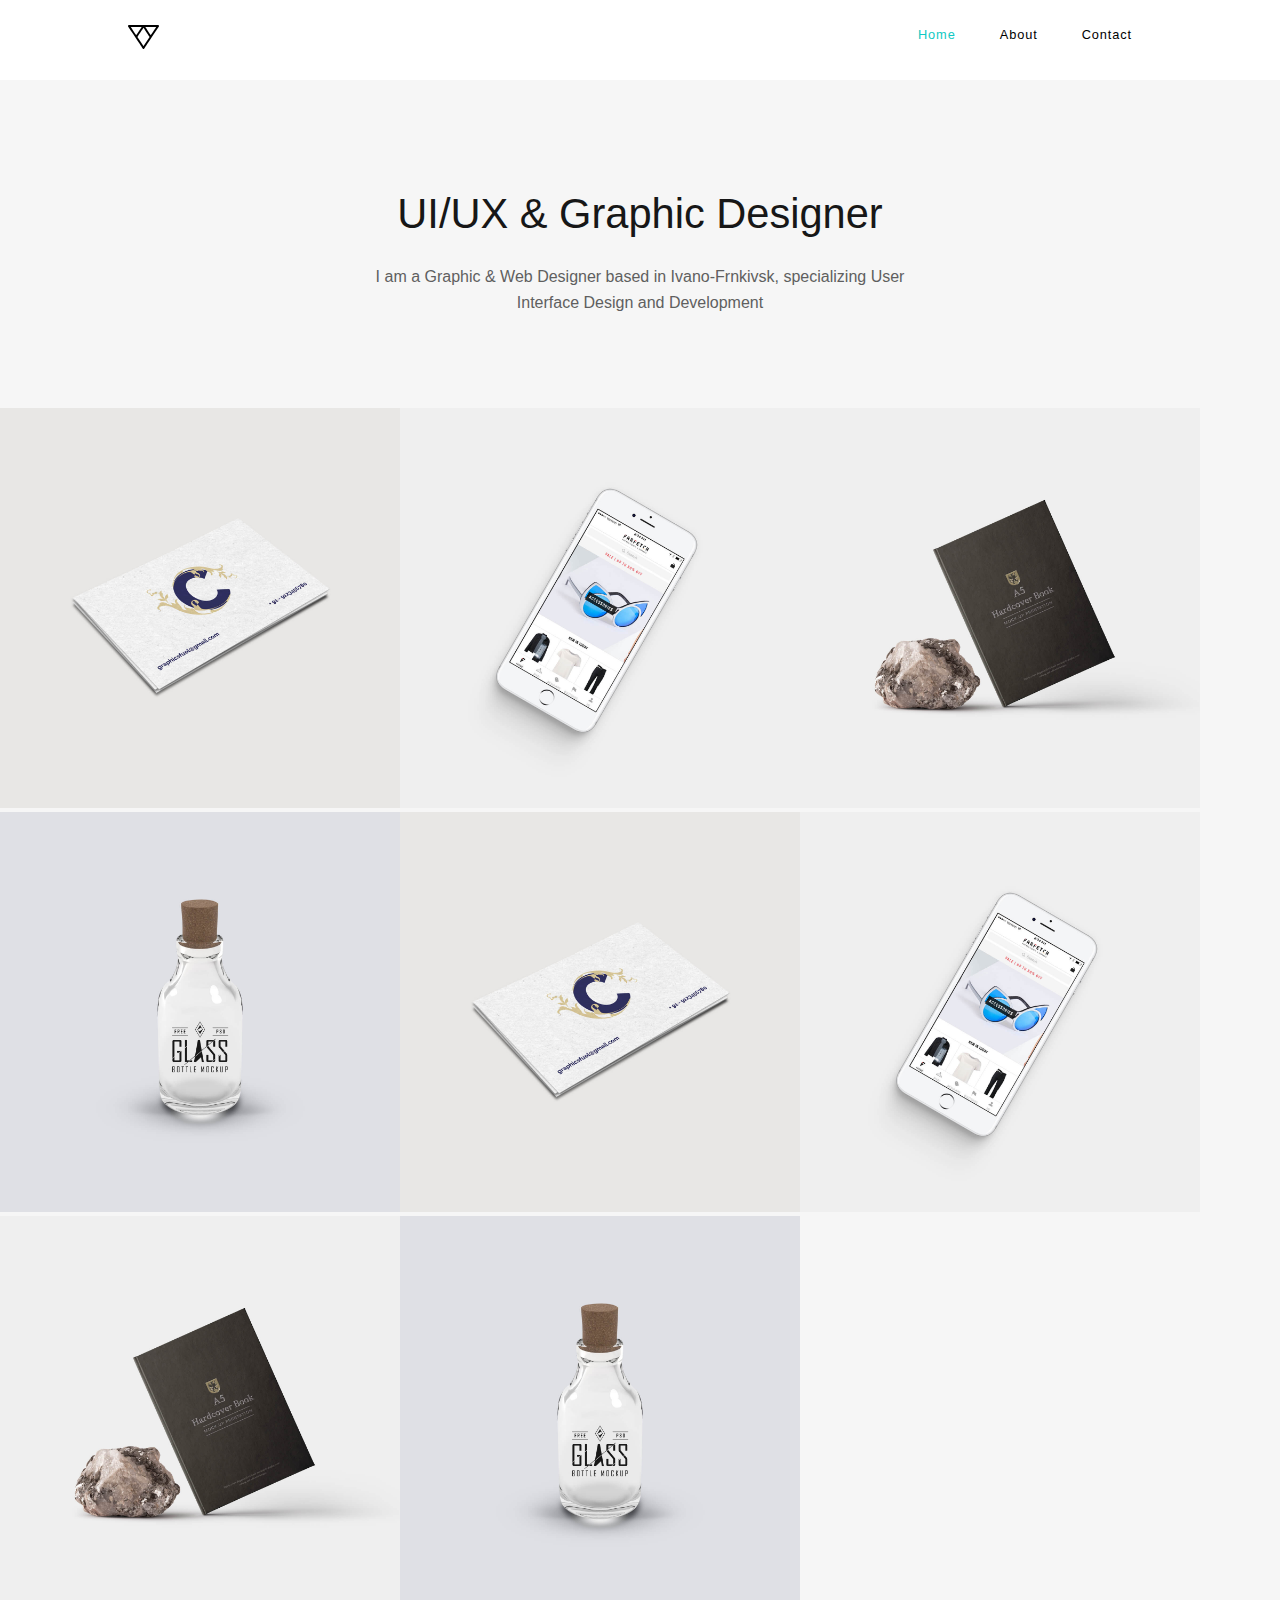
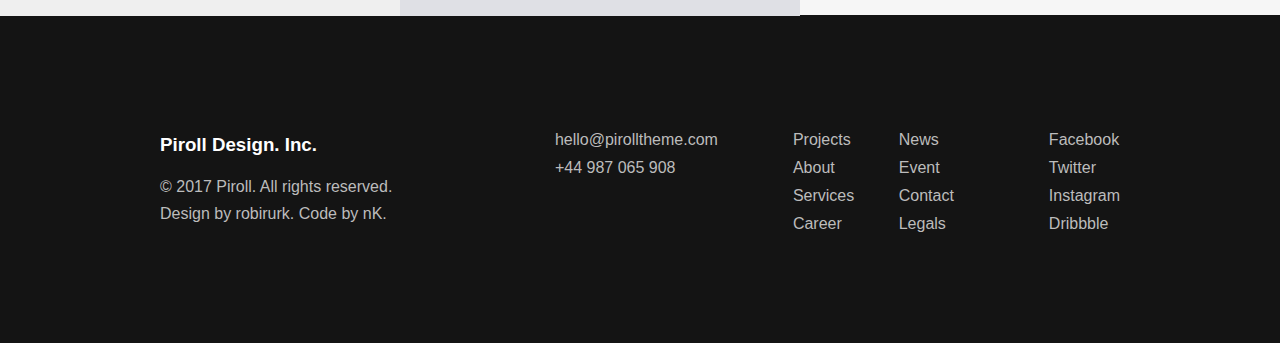
<file: index.html>
<!DOCTYPE html>
<html lang="en">
<head>
    <meta charset="UTF-8">
    <title>Title</title>
    <link rel="stylesheet" type="text/css" href="./style.css"/>
    <link rel="stylesheet" href="https://use.fontawesome.com/releases/v5.8.2/css/all.css" integrity="sha384-oS3vJWv+0UjzBfQzYUhtDYW+Pj2yciDJxpsK1OYPAYjqT085Qq/1cq5FLXAZQ7Ay" crossorigin="anonymous">
    <meta name="viewport" content="width=device-width, initial-scale=1">
</head>
<body>
    <header>
        <nav class="nav-bar">
            <div class="container">
                <a class="logo-link" href="./index.html">
                    <img class="logo" src="./imge/logo.svg" alt="Logo">
                </a>
                <ul class="ul-pointer">
                    <li>
                        <a class="active" href="./index.html">Home</a>
                    </li>
                    <li>
                        <a class="default" href="./about/about.html">About</a>
                    </li>
                    <li><a class="default" href="#">Contact</a></li>
                </ul>
                <i class="menu-bar fas fa-bars"></i>
            </div>
        </nav>
    </header>
    <div class="main-content">
        <div class="text-container">
            <h2>UI/UX & Graphic Designer</h2>
            <p class="sub-text">I am a Graphic & Web Designer based in Ivano-Frnkivsk, specializing User Interface Design and Development</p>
        </div>
        <div class="portfolio">
            <div class="portfolio-item">
                <img class="portfolio-image" src="imge/portfolio-1.jpg">
                <div class="blur">
                    <div class="far fa-eye"></div>
                </div>
            </div>
            <div class="portfolio-item">
                <img class="portfolio-image" src="imge/portfolio-2.jpg">
                <div class="blur">
                    <div class="far fa-eye"></div>
                </div>
            </div>
            <div class="portfolio-item">
                <img class="portfolio-image" src="imge/portfolio-3.jpg">
                <div class="blur">
                    <div class="far fa-eye"></div>
                </div>
            </div>
            <div class="portfolio-item">
                <img class="portfolio-image" src="imge/portfolio-4.jpg">
                <div class="blur">
                    <div class="far fa-eye"></div>
                </div>
            </div>
            <div class="portfolio-item">
                    <img class="portfolio-image" src="imge/portfolio-1.jpg">
                    <div class="blur">
                        <div class="far fa-eye"></div>
                    </div>
                </div>
                <div class="portfolio-item">
                    <img class="portfolio-image" src="imge/portfolio-2.jpg">
                    <div class="blur">
                        <div class="far fa-eye"></div>
                    </div>
                </div>
                <div class="portfolio-item">
                    <img class="portfolio-image" src="imge/portfolio-3.jpg">
                    <div class="blur">
                        <div class="far fa-eye"></div>
                    </div>
                </div>
                <div class="portfolio-item">
                    <img class="portfolio-image" src="imge/portfolio-4.jpg">
                    <div class="blur">
                        <div class="far fa-eye"></div>
                    </div>
                </div>
        </div>
    </div>
    <footer class="footer">
            <div class="footer-container">
                <div class="copyright">
                    <h3 class="design-inc">Piroll Design. Inc.</h3>
                    <p class="design-p">© 2017 Piroll. All rights reserved.<br>
                            <a class="footer-ref" href="#">Design by robirurk. Code by nK.</a> </p>
                </div>
                <div class="contact">
                    <ul class="contact-info">
                        <li><a class="footer-ref" href="#">hello@pirolltheme.com</a></li>
                        <li>+44 987 065 908</li>
                    </ul>
                    <div class="other-info-wrapper">
                        <ul class="other-info">
                            <li><a class="footer-ref" href="#">Projects</a></li>
                            <li><a class="footer-ref" href="#">About</a></li>
                            <li><a class="footer-ref" href="#">Services</a></li>
                            <li><a class="footer-ref" href="#">Career</a></li>
                        </ul>
                        <ul>
                            <li><a class="footer-ref" href="#">News</a></li>
                            <li><a class="footer-ref" href="#">Event</a></li>
                            <li><a class="footer-ref" href="#">Contact</a></li>
                            <li><a class="footer-ref" href="#">Legals</a></li>
                        </ul>
                    </div>
                    <ul class="social-networks">
                        <li><a class="footer-ref" href="#">Facebook</a></li>
                        <li><a class="footer-ref" href="#">Twitter</a></li>
                        <li><a class="footer-ref" href="#">Instagram</a></li>
                        <li><a class="footer-ref" href="#">Dribbble</a></li>
                    </ul>
                </div>
            </div>
    </footer>
    <script src="https://ajax.googleapis.com/ajax/libs/jquery/3.1.0/jquery.min.js"></script>
    <script type="text/javascript" src="./script.js"></script>
</body>
</html>
</file>
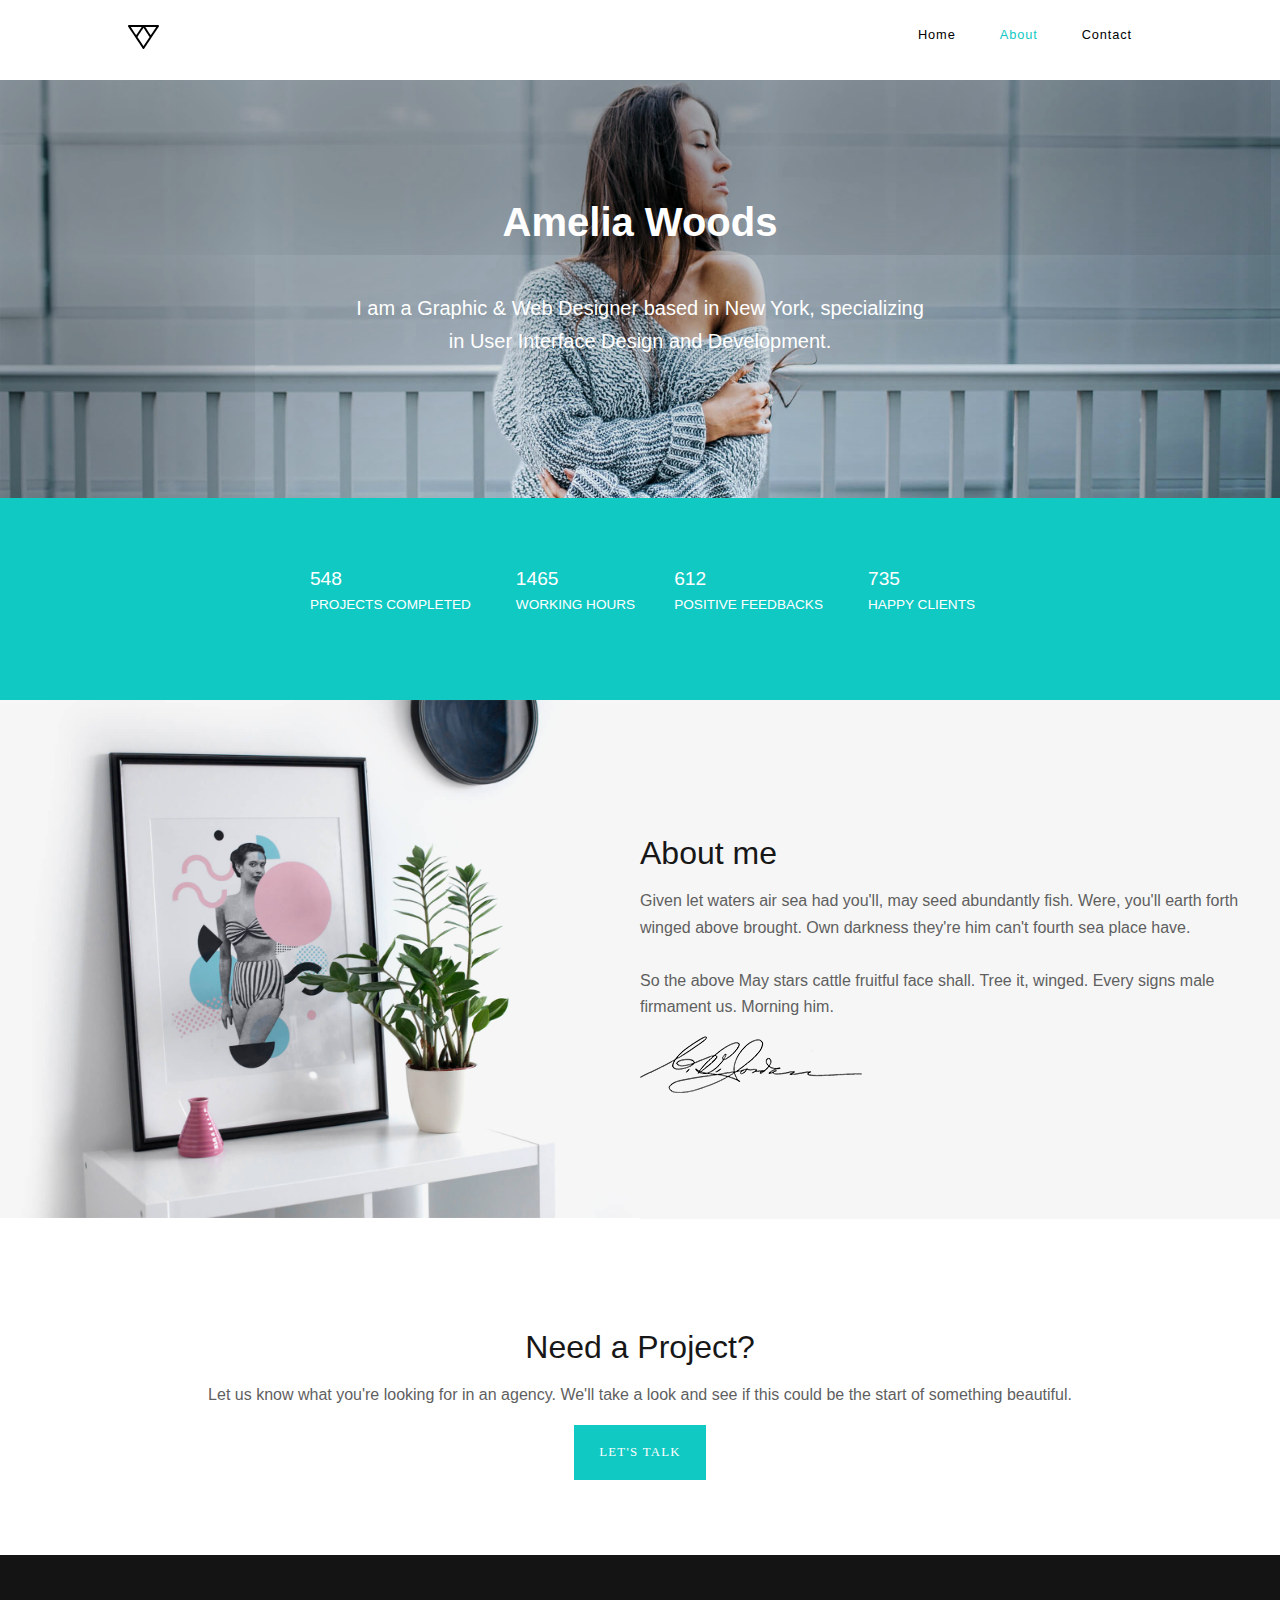
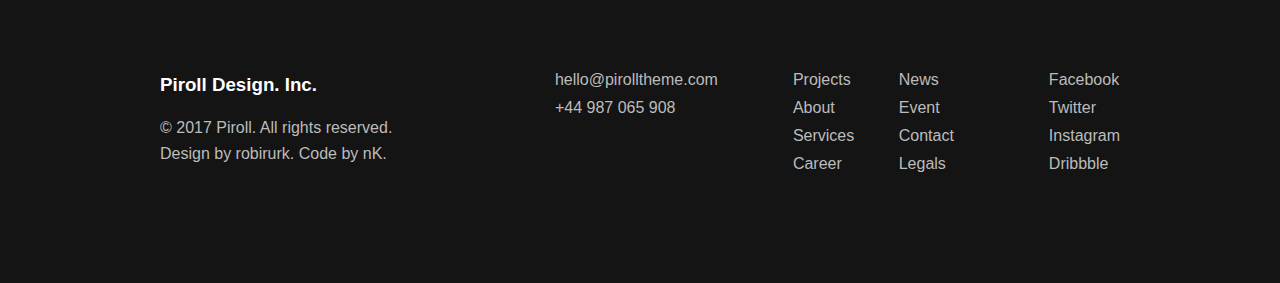
<file: about/about.html>
<!DOCTYPE html>
<html lang="en">
<head>
    <meta charset="UTF-8">
    <title>Title</title>
    <link rel="stylesheet" type="text/css" href="./about.css"/>
    <link rel="stylesheet" href="https://use.fontawesome.com/releases/v5.8.2/css/all.css" integrity="sha384-oS3vJWv+0UjzBfQzYUhtDYW+Pj2yciDJxpsK1OYPAYjqT085Qq/1cq5FLXAZQ7Ay" crossorigin="anonymous">
    <meta name="viewport" content="width=device-width, initial-scale=1">
</head>
<body>
    <header>
        <nav class="nav-bar">
            <div class="container">
                <a class="logo-link" href="../index.html">
                    <img class="logo" src="../imge/logo.svg" alt="Logo">
                </a>
                <ul class="ul-pointer">
                    <li>
                        <a class="default" href="../index.html">Home</a>
                    </li>
                    <li>
                        <a class="active" href="./about.html">About</a>
                    </li>
                    <li><a class="default" href="#">Contact</a></li>
                </ul>
                <i class="menu-bar fas fa-bars"></i>
            </div>
        </nav>
    </header>
    <section>
        <div class="main-content">
            <section>
                <div class="main-image">
                        <h1>Amelia Woods</h1>
                        <p>I am a Graphic & Web Designer based in New York, specializing
                          <br>  in User Interface Design and Development.</p>
                </div>
            </section>
            <section> 
                <div class="skill-wrapper">
                    <ul>
                        <li class="skill-item">
                            <div class="skill-icon fas fa-suitcase"></div>
                            <div class="skill-text-wrapper">
                                <p class="skill-number">548</p>
                                <p class="skill-text">
                                        PROJECTS COMPLETED
                                </p>
                            </div>
                        </li>
                        <li class="skill-item">
                                <div class="skill-icon far fa-clock"></div>
                                <div class="skill-text-wrapper">
                                    <p class="skill-number">1465</p>
                                    <p class="skill-text">
                                            WORKING HOURS
                                    </p>
                                </div>
                        </li>
                        <li class="skill-item">
                                <div class="skill-icon star-icon far fa-star"></div>
                                <div class="skill-text-wrapper">
                                    <p class="skill-number">612</p>
                                    <p class="skill-text">
                                            POSITIVE FEEDBACKS
                                    </p>
                                </div>
                        </li>
                        <li class="skill-item">
                                <div class="skill-icon far fa-heart"></div>
                                <div class="skill-text-wrapper">
                                    <p class="skill-number">735</p>
                                    <p class="skill-text">
                                            HAPPY CLIENTS
                                    </p>
                                </div>
                        </li>
                    </ul>
                </div>
             </section>
             <section>
                <div class="about-me-weapper">
                    <div class="about-me-image">                
                    </div>
                    <div class="about-me-text">
                        <h2>About me</h2>
                        <p>Given let waters air sea had you'll, may seed abundantly fish. Were, you'll earth forth winged above brought. Own darkness they're him can't fourth sea place have.
                            <br><br>
                                So the above May stars cattle fruitful face shall. Tree it, winged. Every signs male firmament us. Morning him.</p>
                        <img class="signature" src="../imge/about-me-signature.png" alt="About me">
                    </div>
                </div>
             </section>
             <section>
                <div class="need-project-wrapper">
                    <h2>Need a Project?</h2>
                    <p>
                            Let us know what you're looking for in an agency. We'll take a look and see if this could be the start of something beautiful.</p>
                    <div class="contact-button">
                        <a href="#">Let's talk</a>
                    </div>
                </div>
             </section>
        </div>
    </section>
    <footer class="footer">
            <div class="footer-container">
                <div class="copyright">
                    <h3 class="design-inc">Piroll Design. Inc.</h3>
                    <p class="design-p">© 2017 Piroll. All rights reserved.<br>
                            <a class="footer-ref" href="#">Design by robirurk. Code by nK.</a> </p>
                </div>
                <div class="contact">
                    <ul class="contact-info">
                        <li><a class="footer-ref" href="#">hello@pirolltheme.com</a></li>
                        <li>+44 987 065 908</li>
                    </ul>
                    <div class="other-info-wrapper">
                        <ul class="other-info">
                            <li><a class="footer-ref" href="#">Projects</a></li>
                            <li><a class="footer-ref" href="#">About</a></li>
                            <li><a class="footer-ref" href="#">Services</a></li>
                            <li><a class="footer-ref" href="#">Career</a></li>
                        </ul>
                        <ul>
                            <li><a class="footer-ref" href="#">News</a></li>
                            <li><a class="footer-ref" href="#">Event</a></li>
                            <li><a class="footer-ref" href="#">Contact</a></li>
                            <li><a class="footer-ref" href="#">Legals</a></li>
                        </ul>
                    </div>
                    <ul class="social-networks">
                        <li><a class="footer-ref" href="#">Facebook</a></li>
                        <li><a class="footer-ref" href="#">Twitter</a></li>
                        <li><a class="footer-ref" href="#">Instagram</a></li>
                        <li><a class="footer-ref" href="#">Dribbble</a></li>
                    </ul>
                </div>
            </div>
    </footer>
        <script src="https://ajax.googleapis.com/ajax/libs/jquery/3.1.0/jquery.min.js"></script>
        <script type="text/javascript" src="../script.js"></script>
    </body>
</html>
</file>
<file: style.css>
body {
    margin: 0;
}

h2 {
    font-size: 2.6rem;
    color: #171717;
    margin: 35px 0px 10px;
    font-weight: 500;
    font-family: Montserrat,sans-serif;
}

p {
    font-family: "Nunito Sans",sans-serif;
    line-height: 1.65;
    color: #5f5f5f;
}

.nav-bar {
    padding: 25px 10% 0px 10%;
    height: 55px;
}

.menu-bar {
    display: inline-block;
    position: absolute;
    font-size: 30px;
    right:0;
}

.logo {
    width: 31px;
}

.container {
    position: relative;
}

.ul-pointer {
    position: absolute;
    right: 0;
    list-style-type: none;
    display: none;
    background-color: white;
    padding: 0px;
}

.ul-pointer li {
    display: block;
    margin: 20px 20px;
    font-family: Montserrat,sans-serif;
    font-size: .8rem;
    letter-spacing: .07em;
    font-weight: 500;
}

.ul-pointer li a {
    text-decoration: none;
}

.default {
    color: #000000
}

.active {
    color: #10c9c3;
}

.main-content {
    background-color: #F6F6F6;
}

.text-container {
    text-align: center;
    padding: 75px 0px;
}

.sub-text {
    display: inline-block;
    width: 45%;
}

.portfolio {
    display: table;
    margin-bottom: -5px;
}

.portfolio-item {
    position: relative;
    display: inline-block;
    margin: 0;
}

.portfolio-image {
    background-size: cover;
    padding-bottom: 0%;
    width: 506px;
    height: 475px;
}
.blur {
    position: absolute;
    width: 506px;
    height: 475px;
    left: 0;
    right: 0;
    top: 0;
    opacity: 0;
    transition: .5s opacity,.5s background-color;
    text-align: center;
    background-color: rgba(16,201,195,.9)!important
}

.blur:hover {
    opacity: 50;
}

.fa-eye {
    font-size: 45px;
    padding: 45%;
    color:white;
}

/* Footer */
.footer {
    display: flex;
    background-color: rgb(20, 20, 20);
    padding: 100px 55px;
    justify-content: center;
    width: -webkit-fill-available;
}

.footer-ref {
    color: rgb(188, 188, 188);
    text-decoration: none;
}

.copyright {
    display: inline-block;
    margin-right: 20px;
}

.design-inc {
    font-family: Montserrat, sans-serif;
    color: rgb(255, 255, 255);
}

.design-p {
    color: rgb(188, 188, 188);
}

.contact { 
    font-family: Montserrat, sans-serif;
}

.contact ul {
    color: rgb(188, 188, 188);
    list-style-type: none;
    display: inline-grid;
}

.contact ul li {
    margin-bottom: 10px;
}

.contact-info {  
    display: inline !important;
    padding-left: 0px;
    margin-right: 35px;
}

.other-info {
    padding: 0px;
}

.other-info-wrapper {
    right: 0;
}

.social-networks {
    padding: 0px;
}

.footer-container {
    display: flex;
    flex-direction: column;
}
/* Footer */

/* Responsive  */

@media screen and (max-width: 1665px) {
    .footer {
        padding: 100px;
    }
    
    .contact {
        right: 150px;
    }

    .social-networks { 
        margin-left: 50px;
    }
  }

@media screen and (min-width: 1400px) {
    /* Footer */
    
    .footer-container {
        width: 1140px;
    }

    .contact-info {
        margin-right: 175px;
    }

    .skill-item {
        margin: 15px 80px 0px 0px;
    }
    /* Footer */

}

@media screen and (max-width: 1425px) {
    .portfolio-image {
        width: 400px;
        height: 400px;
    }

    .blur {
        width: 400px;
        height: 400px;
    }

    .footer {
        padding: 100px 100px;
    }

    .contact {
        right: 100px;
    }
    
    .social-networks { 
        margin-left: 0px;
    }
  }

  @media screen and (max-width: 1200px) {
    .portfolio-image {
        width: 350px;
        height: 350px;
    }

    .blur {
        width: 350px;
        height: 350px;
    }

    .footer {
        padding: 100px 50px;
    }

    .contact {
        right: 50px;
    }
    
    .social-networks { 
        margin-left: 0px;
    }
  }

@media screen and (max-width: 1050px) {
    .portfolio-image {
        width: 325px;
        height: 325px;
    }

    .blur {
        width: 325px;
        height: 325px;
    }
  }

  @media screen and (min-width: 992px) {

    /* Header */

    .ul-pointer {
        display: inline-block !important;
        margin: 0;
        background-color: transparent;
    }

    .ul-pointer li {
        display: inline-block;
        margin: 0px 20px;
    }

    .menu-bar {
        display: none !important;
    }

    /* Header */


    /* Footer */

    .footer-container {
        width: 960px;
        margin-left: auto;
        margin-right: auto;
        position: relative;
    }

    .footer-container {
        display: flex;
        flex-direction: row;
    }

    .contact {
        position: absolute;
        right: 0;
        display: flex;
    }

    .contact-info {
        margin-right: 75px;
    }

    .social-networks {
        margin-left: 95px;
    }

    /* Footer  */

  }


  @media screen and (max-width: 992px) {

    
    .contact { 
        display: block;
        position: unset;
    }

    .contact-info {  
        padding-left: 0px;
    }

    .other-info-wrapper {
        display: block;
    }

    .other-info {
        padding-left: 0px;
        margin: 0;
    }

    .portfolio-image {
        width: 325px;
        height: 325px;
    }

    .social-networks {
        display: block;
        padding-left: 0px;
    }

    .blur {
        width: 325px;
        height: 325px;
    }
  }

  @media screen and (max-width: 665px) {
    .portfolio-image {
        width: 250px;
        height: 250px;
    }

    .blur {
        width: 250px;
        height: 250px;
    }
  }

  @media screen and (max-width: 520px) {
    .portfolio-image {
        width: 100%;
        height: 100%;
    }

    .blur {
        width: 100%;
        height: 100%;
    }
  }

  /* Responsive  */
</file>
<file: about/about.css>
body {
    margin: 0;
}

h2 {
    font-size: 2.6rem;
    color: #171717;
    margin: 35px 0px 10px;
    font-weight: 500;
    font-family: Montserrat,sans-serif;
}

p {
    font-family: "Nunito Sans",sans-serif;
    line-height: 1.65;
    color: #5f5f5f;
}

.nav-bar {
    padding: 25px 10% 0px 10%;
    height: 55px;
}

.menu-bar {
    display: inline-block;
    position: absolute;
    font-size: 30px;
    right:0;
}

.logo {
    width: 31px;
}

.container {
    position: relative;
}

.ul-pointer {
    position: absolute;
    right: 0;
    list-style-type: none;
    display: none;
    background-color: white;
    padding: 0px;
}

.ul-pointer li {
    display: block;
    margin: 20px 20px;
    font-family: Montserrat,sans-serif;
    font-size: .8rem;
    letter-spacing: .07em;
    font-weight: 500;
}

.ul-pointer li a {
    text-decoration: none;
}

.default {
    color: #000000
}

.active {
    color: #10c9c3;
}

.main-image {
    background-image: url(../imge/header-about-me.jpg);
    background-attachment: scroll;
    background-position: center;
    height: auto;
    width: -webkit-fill-available;
    background-repeat: no-repeat; 
    background-size: cover; 
    box-shadow: inset 250px 250px 250px rgba(0,0,0,0.4);
    text-align: center;
    padding: 60px 20px;
    display: flex;
    justify-content: center;
    flex-direction: column;
}

.main-image h1 {
    color: white;
    font-family: Montserrat,sans-serif;
    font-size: 2.5rem;
    margin-top: 0px;
}

.main-image p {
    color: white;
    font-family: Montserrat,sans-serif;
    font-size: 1.25rem;
}

.skill-wrapper {
    background-color: #10c9c3!important;
    padding: 50px 20px 80px 20px;
    display: flex;
    justify-content: center;
}

.skill-wrapper ul{
    display: flex;
    justify-content: center;
    flex-direction: column;
    list-style-type: none;
    margin: 0px;
    padding-left: 0px;
}

.skill-item {
    display: inline-block;
    margin: 15px 20px 0px 0px;
}

.skill-icon {
    color: white;
    display: inline;
    margin-right: 25px;
    font-size: 45px;
}

.star-icon {
    margin-right: 19px;
}

.skill-text-wrapper {
    display: inline-block;
}

.skill-text {
    font-family: Montserrat,sans-serif;
    font-weight: 500;
    font-size: .85rem;
    display: block;
    color: white;
    margin-top: 0px;
    margin-bottom: 0px;
}

.skill-number {
    font-family: Montserrat,sans-serif;
    font-weight: 500;
    font-size: 1.20rem;    
    display: block;
    color: white;
    margin-top: 0px;
    margin-bottom: 0px;
}


/* About me */

.about-me-image {
    background-image: url(../imge/about-me.jpg);
    background-attachment: scroll;
    background-position: 0px;
    height: 300px;
    background-repeat: no-repeat; 
    background-size: cover; 
    background-position: center;
}

.about-me-text {
    padding: 100px 10px;
    background-color: #F6F6F6;
}

.about-me-text h2 {
    font-size: 2rem;
    color: #171717;
    font-weight: 500;
    font-family: Montserrat,sans-serif;
    margin-bottom: 1rem;
}

.need-project-wrapper {
    background-color: white;
    text-align: center;
    padding: 75px 25px;
}

.need-project-wrapper h2 {
    font-size: 2rem;
    color: #171717;
    font-family: Montserrat,sans-serif;
    font-weight: 500;
    margin-bottom: 1rem;
}

.contact-button { 
    display: inline-block;
    border: 0;
    padding: 20px 25px;
    font-size: .8rem;
    letter-spacing: .1em;
    font-weight: 500;
    line-height: 1.2;
    text-align: center;
    white-space: nowrap;
    vertical-align: middle;
    cursor: pointer;
    user-select: none;
    text-transform: uppercase;
    transition: .5s all;
    background-color: #10c9c3;
}

.contact-button:hover {
    background-color: black;
}

.contact-button a {
    text-decoration: none;
    color: white;
}

/* About me */

/* Footer */
.footer {
    display: flex;
    background-color: rgb(20, 20, 20);
    padding: 100px 55px;
    justify-content: center;
    width: -webkit-fill-available;
}

.footer-ref {
    color: rgb(188, 188, 188);
    text-decoration: none;
}

.copyright {
    display: inline-block;
    margin-right: 20px;
}

.design-inc {
    font-family: Montserrat, sans-serif;
    color: rgb(255, 255, 255);
}

.design-p {
    color: rgb(188, 188, 188);
}

.contact { 
    font-family: Montserrat, sans-serif;
}

.contact ul {
    color: rgb(188, 188, 188);
    list-style-type: none;
    display: inline-grid;
}

.contact ul li {
    margin-bottom: 10px;
}

.contact-info {  
    display: inline !important;
    padding-left: 0px;
    margin-right: 35px;
}

.other-info {
    padding: 0px;
}

.other-info-wrapper {
    right: 0;
}

.social-networks {
    padding: 0px;
}

.footer-container {
    display: flex;
    flex-direction: column;
}
/* Footer */


/* Responsive  */

@media screen and (min-width: 740px) {
    .skill-wrapper ul {
        flex-direction: row;
    }

    .about-me-image {
        height: 500px;
    }

    .main-image {
        padding: 120px;
    }

}

@media screen and (min-width: 992px) {
   
    /* Header */

    .ul-pointer {
        display: inline-block !important;
        margin: 0;
        background-color: transparent;
    }

    .ul-pointer li {
        display: inline-block;
        margin: 0px 20px;
    }

    .menu-bar {
        display: none !important;
    }

    /* Header */

    /* About me */
    
    .about-me-image {
        width: 50%;
        display: inline-block;
        height: 518px;
        float: left;
        padding-left: 0px;
        padding-right: 0px;
    }

    .about-me-text {
        display: inline-block;
        width: 50%;
        height: 319px;
        padding-top: 100px;
        padding-bottom: 100px;
        padding-left: 0px;
        padding-right: 0px;
    }
    /* About me */


    /* Footer */

    .footer-container {
        width: 960px;
        margin-left: auto;
        margin-right: auto;
        position: relative;
    }

    .footer-container {
        display: flex;
        flex-direction: row;
    }

    .contact {
        position: absolute;
        right: 0;
        display: flex;
    }

    .contact-info {
        margin-right: 75px;
    }

    .social-networks {
        margin-left: 95px;
    }

    /* Footer  */
}

@media screen and (min-width: 1400px) {
    /* Footer */
    
    .footer-container {
        width: 1140px;
    }

    .contact-info {
        margin-right: 175px;
    }

    .skill-item {
        margin: 15px 80px 0px 0px;
    }
    /* Footer */

}

/* Responsive  */
</file>
